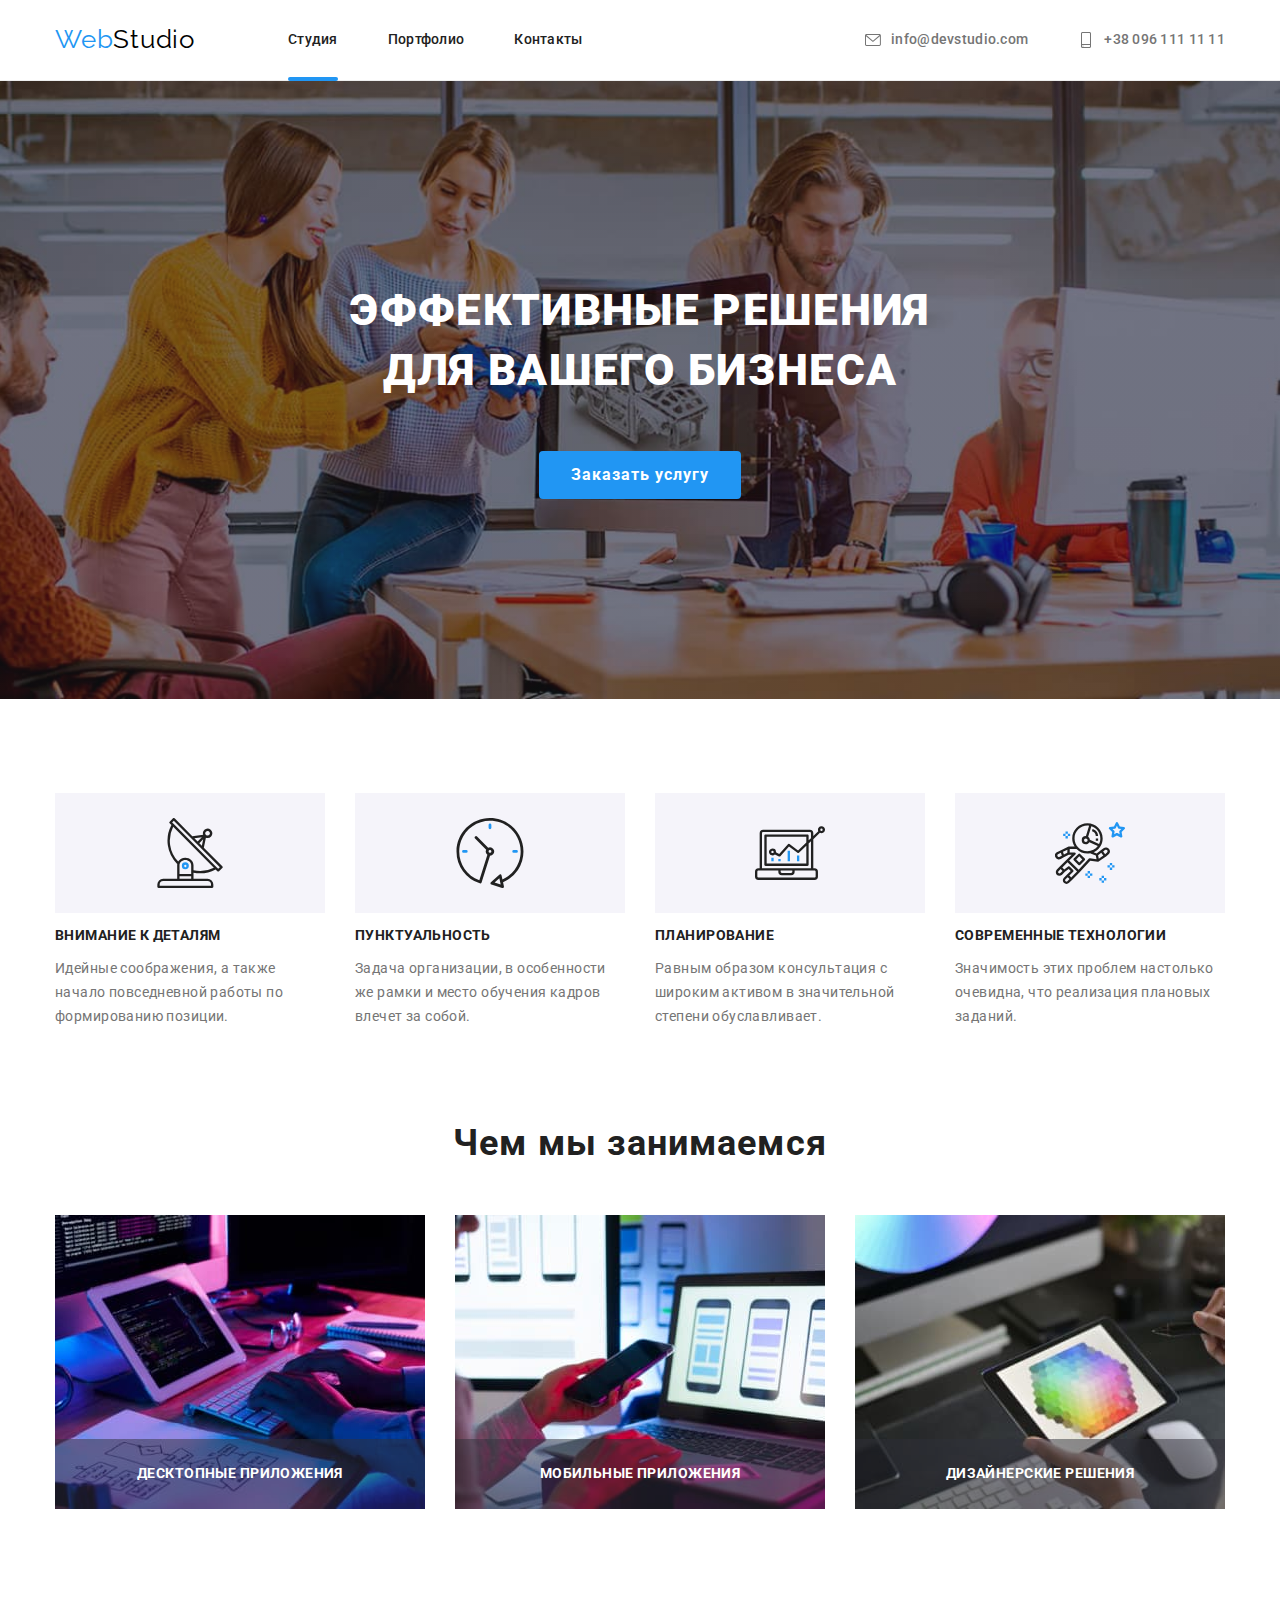
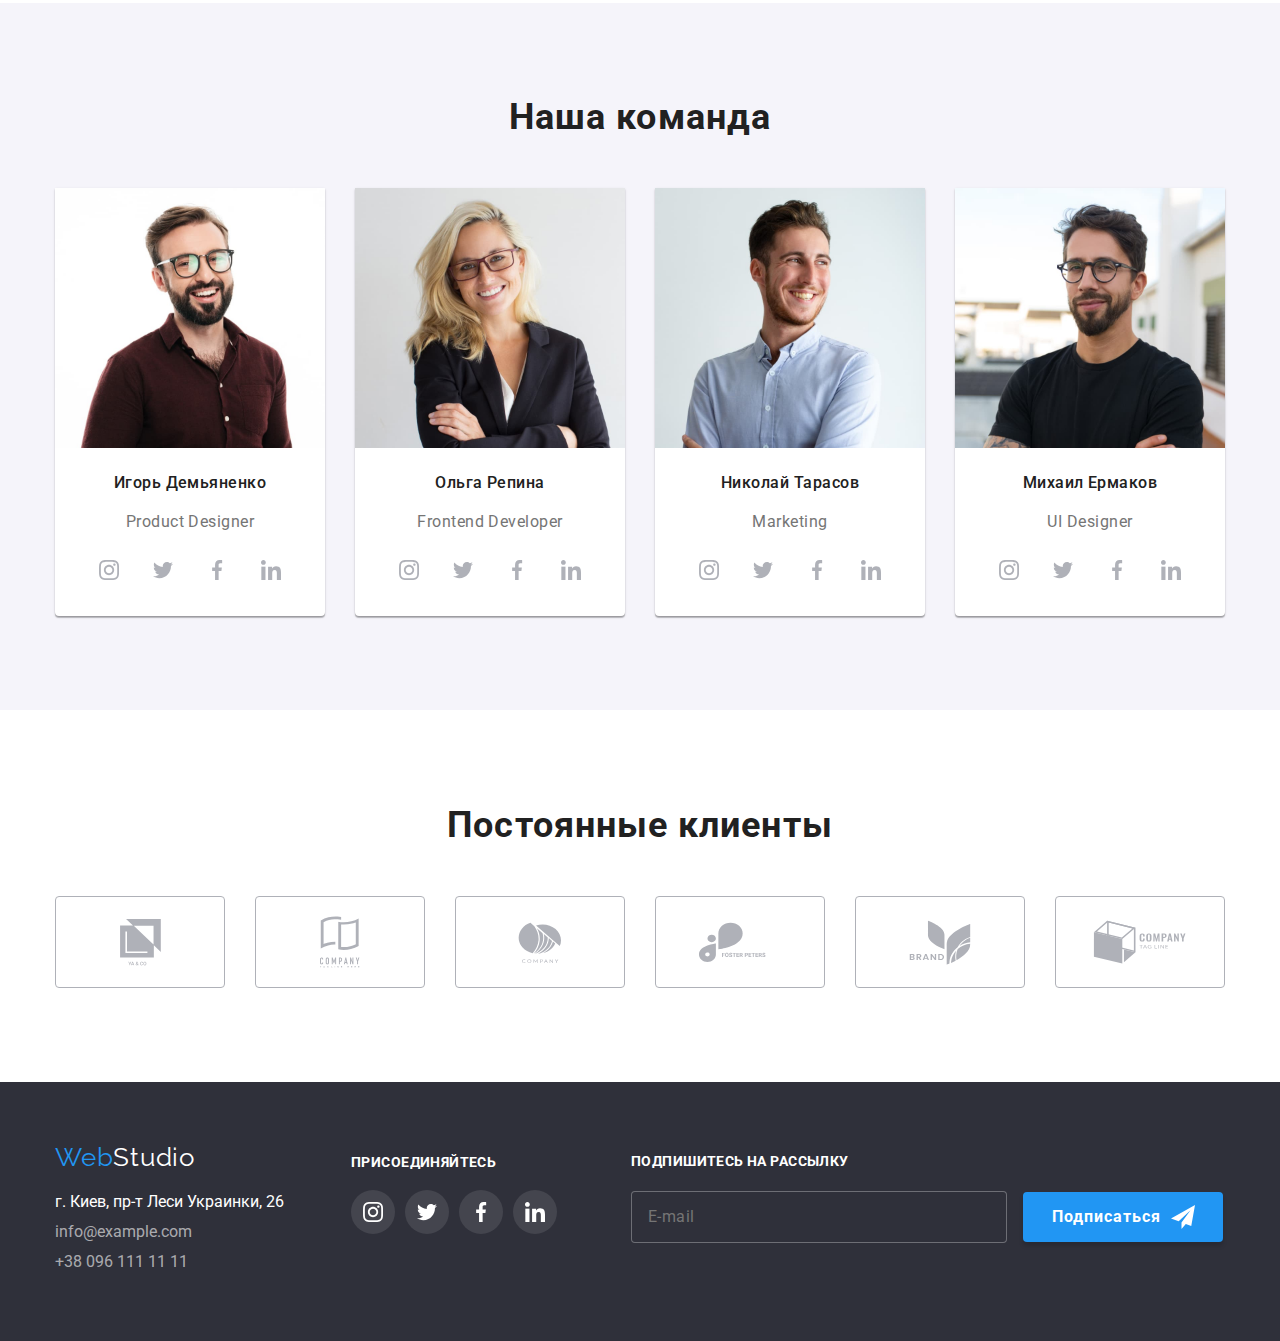
<file: index.html>
<!DOCTYPE html>
<html lang="ru">
<head>
    <meta charset="UTF-8">
    <meta http-equiv="X-UA-Compatible" content="IE=edge">
    <meta name="viewport" content="width=device-width, initial-scale=1.0">
    <title>Document</title>
    <link rel="preconnect" href="https://fonts.googleapis.com">
    <link rel="preconnect" href="https://fonts.gstatic.com" crossorigin>
    <link href="https://fonts.googleapis.com/css2?family=Raleway:wght@700&family=Roboto:wght@400;500;700;900&display=swap" rel="stylesheet">
    <link rel="stylesheet" type="text/css" href="./css/normalize.css" />
    <link rel="stylesheet" href="./css/styles.css">
</head>

<body class="page">
    
    <!-- Хедер -->
    <header class="page-header">
        <div  class="container">
            <nav class="navigation">
                <a href="./index.html" class="logo"><span class="logo-two">Web</span>Studio</a>
                <ul class="site-nav list">
                    <li class="item"><a href="./index.html" class="link current">Студия</a></li>
                    <li class="item"><a href="./portfolio.html" class="link">Портфолио</a></li>
                    <li class="item"><a href="" class="link">Контакты</a></li>
                </ul>
            </nav>  
            <ul class="auth-nav list">
                <li><a class="mail" href="mailto:info@devstudio.com">
                    <svg class="contact-icon">
                        <use href="./images/sprite.svg#icon-envelope"></use>
                    </svg>
                    info@devstudio.com
                    </a>
                </li>
                <li><a class="tel" href="tel:+380961111111">
                    <svg class="contact-icon">
                        <use href="./images/sprite.svg#icon-smartphone"></use>
                    </svg>
                    +38 096 111 11 11
                    </a>
                </li>
            </ul>
        </div>
    </header>

    <main>

    <!-- Герой -->
        <section class="hero">
            <h1 class="title">Эффективные решения</br>
                 для вашего бизнеса</h1>
            <button type="button" class="button-order" data-modal-open>Заказать услугу</button>
        </section>
    
    <!-- Внимание к деталям и тд -->
        <section class="work">
            <div class="container">
                <ul class="work-card list">
                    <li>
                        <h3 class="title-work">Внимание к деталям</h3>
                        <p class="par">
                            Идейные соображения, а также начало повседневной работы по формированию позиции.
                        </p>
                    </li>
                    <li>
                        <h3 class="title-work">Пунктуальность</h3>
                        <p class="par">
                            Задача организации, в особенности же рамки и место обучения кадров влечет за собой.
                        </p>   
                    </li>
                    <li>
                        <h3 class="title-work">Планирование</h3>
                        <p class="par">
                            Равным образом консультация с широким активом в значительной степени обуславливает.
                        </p>    
                    </li>
                    <li>
                        <h3 class="title-work">Современные технологии</h3>
                        <p class="par">
                            Значимость этих проблем настолько очевидна, что реализация плановых заданий.
                        </p>    
                    </li>
                </ul>
            </div>
        </section>
    
    <!-- Чем мы занимаемся -->
        <section class="our-work">
            <div class="container">
                <h2 class="title">Чем мы занимаемся</h2>
                <ul class="img-work list">
                    <li class="img-card">
                            <div class="work-image-card">
                                <img src="./images/computer.jpg" alt="человек использует компьютер" width="370">
                                <div class="work-title-card">Десктопные приложения</div>
                            </div>
                    </li>
                    <li class="img-card">
                        <div class="work-image-card">
                            <img src="./images/telefone.jpg" alt="человек держит телефон" width="370">
                            <div class="work-title-card">Мобильные приложения</div>
                        </div>
                    </li>
                    <li class="img-card">
                        <div class="work-image-card">
                            <img src="./images/tablet.jpg" alt="человек держит планшет" width="370">
                            <div class="work-title-card">Дизайнерские решения</div>
                        </div>
                    </li>
                </ul>
            </div>
        </section>

    <!-- Команда -->
        <section class="team">
            <div class="container">
                <h2 class="title">Наша команда</h2>
                <ul class="our-team list">
                    <li class="our-team-card">
                        <img src="./images/1.jpg" alt="Игорь Демьяненко" width="270">
                        <h3 class="title-cardd">Игорь Демьяненко</h3>
                        <p class="par-card">Product Designer</p>
                        <ul class="team-social list">
                            <li class="team-link">
                                <a href="" class="link-link">
                                    <svg class="link-icon" width="20px" height="20px">
                                        <use href="./images/sprite.svg#icon-instagram"></use>
                                    </svg>
                                </a>
                            </li>
                            <li class="team-link">
                                <a href="" class="link-link">
                                    <svg class="link-icon" width="20px" height="20px">
                                        <use href="./images/sprite.svg#icon-twitter"></use>
                                    </svg>
                                </a>
                            </li>
                            <li class="team-link">
                                <a href="" class="link-link">
                                    <svg class="link-icon" width="20px" height="20px">
                                        <use href="./images/sprite.svg#icon-facebook"></use>
                                    </svg>
                                </a>
                            </li>
                            <li class="team-link">
                                <a href="" class="link-link">
                                    <svg class="link-icon" width="20px" height="20px">
                                        <use href="./images/sprite.svg#icon-linkedin"></use>
                                    </svg>
                                </a>
                            </li>
                        </ul>
                    </li >
                    <li class="our-team-card">
                        <img src="./images/2.jpg" alt="Ольга Репина" width="270">
                        <h3 class="title-cardd">Ольга Репина</h3>
                        <p class="par-card">Frontend Developer</p>
                        <ul class="team-social list">
                            <li class="team-link">
                                <a href="" class="link-link">
                                    <svg class="link-icon" width="20px" height="20px">
                                        <use href="./images/sprite.svg#icon-instagram"></use>
                                    </svg>
                                </a>
                            </li>
                            <li class="team-link">
                                <a href="" class="link-link">
                                    <svg class="link-icon" width="20px" height="20px">
                                        <use href="./images/sprite.svg#icon-twitter"></use>
                                    </svg>
                                </a>
                            </li>
                            <li class="team-link">
                                <a href="" class="link-link">
                                    <svg class="link-icon" width="20px" height="20px">
                                        <use href="./images/sprite.svg#icon-facebook"></use>
                                    </svg>
                                </a>
                            </li>
                            <li class="team-link">
                                <a href="" class="link-link">
                                    <svg class="link-icon" width="20px" height="20px">
                                        <use href="./images/sprite.svg#icon-linkedin"></use>
                                    </svg>
                                </a>
                            </li>
                        </ul>
                    </li>
                    <li class="our-team-card">
                        <img src="./images/3.jpg" alt="Николай Тарасов" width="270">
                        <h3 class="title-cardd">Николай Тарасов</h3>
                        <p class="par-card">Marketing</p>
                        <ul class="team-social list">
                            <li class="team-link">
                                <a href="" class="link-link">
                                    <svg class="link-icon" width="20px" height="20px">
                                        <use href="./images/sprite.svg#icon-instagram"></use>
                                    </svg>
                                </a>
                            </li>
                            <li class="team-link">
                                <a href="" class="link-link">
                                    <svg class="link-icon" width="20px" height="20px">
                                        <use href="./images/sprite.svg#icon-twitter"></use>
                                    </svg>
                                </a>
                            </li>
                            <li class="team-link">
                                <a href="" class="link-link">
                                    <svg class="link-icon" width="20px" height="20px">
                                        <use href="./images/sprite.svg#icon-facebook"></use>
                                    </svg>
                                </a>
                            </li>
                            <li class="team-link">
                                <a href="" class="link-link">
                                    <svg class="link-icon" width="20px" height="20px">
                                        <use href="./images/sprite.svg#icon-linkedin"></use>
                                    </svg>
                                </a>
                            </li>
                        </ul>
                    </li>
                    <li class="our-team-card">
                        <img src="./images/4.jpg" alt="Михаил Ермаков" width="270">
                        <h3 class="title-cardd">Михаил Ермаков</h3>
                        <p class="par-card">UI Designer</p>
                        <ul class="team-social list">
                            <li class="team-link">
                                <a href="" class="link-link">
                                    <svg class="link-icon" width="20px" height="20px">
                                        <use href="./images/sprite.svg#icon-instagram"></use>
                                    </svg>
                                </a>
                            </li>
                            <li class="team-link">
                                <a href="" class="link-link">
                                    <svg class="link-icon" width="20px" height="20px">
                                        <use href="./images/sprite.svg#icon-twitter"></use>
                                    </svg>
                                </a>
                            </li>
                            <li class="team-link">
                                <a href="" class="link-link">
                                    <svg class="link-icon" width="20px" height="20px">
                                        <use href="./images/sprite.svg#icon-facebook"></use>
                                    </svg>
                                </a>
                            </li>
                            <li class="team-link">
                                <a href="" class="link-link">
                                    <svg class="link-icon" width="20px" height="20px">
                                        <use href="./images/sprite.svg#icon-linkedin"></use>
                                    </svg>
                                </a>
                            </li>
                        </ul>
                    </li>
                </ul>
            </div>
        </section>
    
    <!-- Постоянные клиенты -->
        <section class="client-section">
           <div class="container">
               <h2 class="client-title">Постоянные клиенты</h2>
                <ul class="client list">
                    <li class="client-link">
                        <a href="" class="social-link">
                            <svg class="social-icon" width="41px" height="46.7px">
                                <use href="./images/sprite.svg#icon-client1"></use>
                            </svg>
                        </a>
                    </li>
                    <li class="client-link">
                        <a href="" class="social-link">
                            <svg class="social-icon" width="40px" height="52px">
                                <use href="./images/sprite.svg#icon-client2"></use>
                            </svg>
                        </a>
                    </li>
                    <li class="client-link">
                        <a href="" class="social-link">
                            <svg class="social-icon" width="43.46px" height="41.18px">
                                <use href="./images/sprite.svg#icon-client3"></use>
                            </svg>
                        </a>
                    </li>
                    <li class="client-link">
                        <a href="" class="social-link">
                            <svg class="social-icon" width="84.44px" height="40.62px">
                                <use href="./images/sprite.svg#icon-client4"></use>
                            </svg>
                        </a>
                    </li>
                    <li class="client-link">
                        <a href="" class="social-link">
                            <svg class="social-icon" width="62.54px" height="45.43px">
                                <use href="./images/sprite.svg#icon-client5"></use>
                            </svg>
                        </a>
                    </li>
                    <li class="client-link">
                        <a href="" class="social-link">
                            <svg class="social-icon" width="93.79px" height="43.93px">
                                <use href="./images/sprite.svg#icon-client6"></use>
                            </svg>
                        </a>
                    </li>
                </ul>
           </div>
        </section>
    </main>

    <footer class="footer">   
        <div class="container">
                <div class="footer-flex">
                    <a href="./index.html" class="logo-footerr"><span class="logo-twofooter">Web</span>Studio</a>
                    <address>  
                        <ul class="list footer-nav">
                            <li class="map-par"> г. Киев, пр-т Леси Украинки, 26</li>
                            <li><a class="footer-par list" href="mailto:info@devstudio.com">info@example.com</a></li>
                            <li><a class="footer-par list" href="tel:+380961111111">+38 096 111 11 11</a></li>
                        </ul> 
                    </address>
                </div>
                <div class="footer-link">
                    <h3 class="footer-title-icon">Присоединяйтесь</h3>
                    <ul class="team-social list">
                        <li class="team-link">
                            <a href="" class="link-link-footer">
                                <svg class="link-icon-footer" width="20px" height="20px">
                                    <use href="./images/sprite.svg#icon-instagram"></use>
                                </svg>
                            </a>
                        </li>
                        <li class="team-link">
                            <a href="" class="link-link-footer">
                                <svg class="link-icon-footer" width="20px" height="20px">
                                    <use href="./images/sprite.svg#icon-twitter"></use>
                                </svg>
                            </a>
                        </li>
                        <li class="team-link">
                            <a href="" class="link-link-footer">
                                <svg class="link-icon-footer" width="20px" height="20px">
                                    <use href="./images/sprite.svg#icon-facebook"></use>
                                </svg>
                            </a>
                        </li>
                        <li class="team-link">
                            <a href="" class="link-link-footer">
                                <svg class="link-icon-footer" width="20px" height="20px">
                                    <use href="./images/sprite.svg#icon-linkedin"></use>
                                </svg>
                            </a>
                        </li>
                    </ul>
                </div>

                <div class="footer-sub">
                    <form class="subscribe">
                        <div class="sub-form">
                            <label class="form-label" for="sub">Подпишитесь на рассылку</label>
                            <input class="sub-input" type="text" name="sub" id="sub" placeholder="E-mail">
                            <button class="sub-btn"><svg class="svg-send"><use href="./images/sprite.svg#icon-send"></use></svg>Подписаться</button>
                        </div>
                    </form>
                </div>
        </div>     
    </footer>

    <div class="backdrop is-hidden" data-modal>
        <div class="modal">
            <button class="modal-btn" data-modal-close><svg class="close-btm" width="11px" height="11px"><use href="./images/sprite.svg#icon-Vector1"></use></svg></button>

            <h2 class="modal-title">Оставьте свои данные, мы вам перезвоним</h2>

            <form class="js-speaker-form">
                <div class="form-field">
                    <label for="name">Имя</label>
                    <input class="form-input" type="text" name="name" id="name">
                    <svg class="svg-modal"><use href="./images/sprite.svg#icon-name"></use></svg>
                </div>

                <div class="form-field">
                    <label for="tel">Телефон</label>
                    <input class="form-input" type="text" name="tel" id="tel">
                    <svg class="svg-modal"><use href="./images/sprite.svg#icon-tel"></use></svg>
                </div>

                <div class="form-field">
                    <label for="email">Почта</label>
                    <input class="form-input" type="text" name="email" id="email">
                    <svg class="svg-modal"><use href="./images/sprite.svg#icon-mail"></use></svg>
                </div>

                <div class="form-comment">
                    <label for="comment">Коментарий</label>
                    <textarea name="comment" id="comment" placeholder="Введите текст"></textarea>
                </div>

                <div class="politic">
                    <input type="checkbox" id="politic" class="politic visually-hidden">
                    <label for="politic" class="chek-text">
                        <span>
                            <svg class="link-icon-footer" width="16px" height="15px">
                                <use href="./images/sprite.svg#icon-check"></use>
                            </svg>
                        </span>Соглашаюсь с рассылкой и принимаю <a href="" class="rules-politic">Условия договора</a></label>
                </div>

                <button type="submit" class="send-btn">Отправить</button>
            </form>
        </div>
    </div>

    <script src="./js/modal.js"></script>
</body>
</html>
</file>
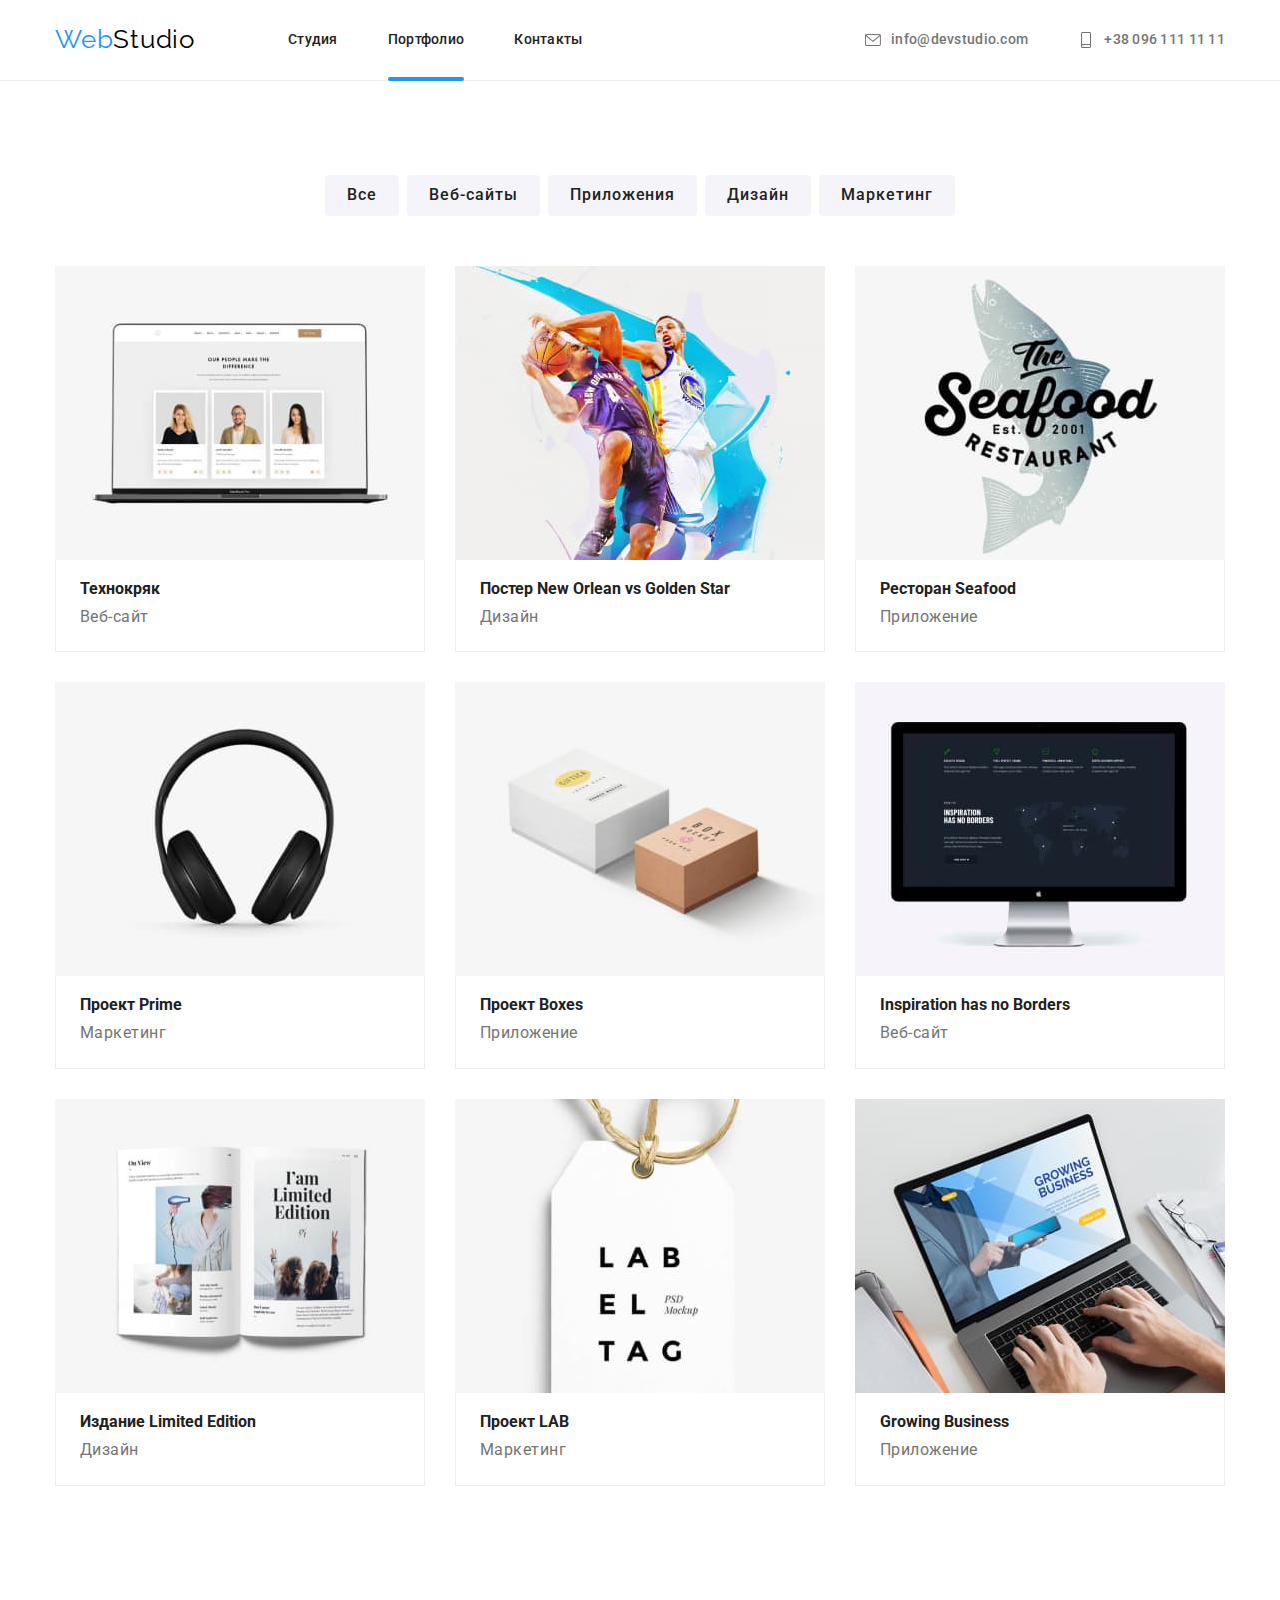
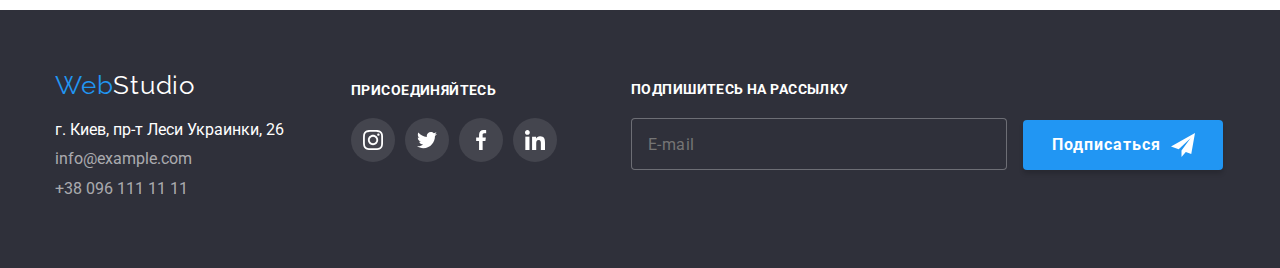
<file: portfolio.html>
<!DOCTYPE html>
<html lang="ru">
<head>
    <meta charset="UTF-8">
    <meta http-equiv="X-UA-Compatible" content="IE=edge">
    <meta name="viewport" content="width=device-width, initial-scale=1.0">
    <title>Document</title>
    <link rel="preconnect" href="https://fonts.googleapis.com">
    <link rel="preconnect" href="https://fonts.gstatic.com" crossorigin>
    <link href="https://fonts.googleapis.com/css2?family=Raleway:wght@700&family=Roboto:wght@400;500;700;900&display=swap" rel="stylesheet">
    <link rel="stylesheet" type="text/css" href="./css/normalize.css" />
    <link rel="stylesheet" href="./css/styles.css">
</head>

<body class="page">
    <header class="page-header">
        <div  class="container">
            <nav class="navigation">
                <a href="./index.html" class="logo"><span class="logo-two">Web</span>Studio</a>
                <ul class="site-nav list">
                    <li class="item"><a href="./index.html" class="link">Студия</a></li>
                    <li class="item"><a href="./portfolio.html" class="current link">Портфолио</a></li>
                    <li class="item"><a href="" class="link">Контакты</a></li>
                </ul>
            </nav>  
            <ul class="auth-nav list">
                <li><a class="mail" href="mailto:info@devstudio.com">
                    <svg class="contact-icon">
                        <use href="./images/sprite.svg#icon-envelope"></use>
                    </svg>
                    info@devstudio.com
                    </a>
                </li>
                <li><a class="tel" href="tel:+380961111111">
                    <svg class="contact-icon">
                        <use href="./images/sprite.svg#icon-smartphone"></use>
                    </svg>
                    +38 096 111 11 11
                    </a>
                </li>
            </ul>
        </div>
    </header>

    <main>
        <section class="portfolio">
            <!-- Фильтр -->
            <div class="container">
                <ul class="button-filter">
                    <li class="list">
                        <button type="button">Все</button>
                    </li>
                    <li class="list">
                        <button type="button">Веб-сайты</button>
                    </li>
                    <li class="list">
                        <button type="button">Приложения</button>
                    </li>
                    <li class="list">
                        <button type="button">Дизайн</button>
                    </li>
                    <li class="list">
                        <button type="button">Маркетинг</button>
                    </li>
                </ul>  

            <!-- 9 ссылок на проекты -->       

                <ul class="xrp list">
                    <li class="card-element ">
                        <div class="product">
                            <a href="" class="list">
                                <div class="product-ection">
                                    <img class="image-card" src="./images/img11.jpg" alt="веб сайт на ноутбуке" width="370">  
                                    <p class="text-product">Технокряк это современная площадка распространения коронавируса. Компании используют эту платформу для цифрового шпионажа и атак на защищённые сервера конкурентов.</p>   
                                </div>
                                <div class="card">
                                    <h2 class="title-card">Технокряк</h2>    
                                    <p class="p-card">Веб-сайт</p>  
                                </div>
                            </a>
                        </div>
                    </li>
                    <li class="card-element list">
                        <div class="product">
                            <a href="" class="list">
                                <div class="product-ection">
                                    <img class="image-card" src="./images/img22.jpg" alt="веб сайт на ноутбуке" width="370">  
                                    <div class="class">
                                        <p class="text-product">Технокряк это современная площадка распространения коронавируса. Компании используют эту платформу для цифрового шпионажа и атак на защищённые сервера конкурентов.</p>   
                                    </div>
                                </div>
                                <div class="card">
                                    <h2 class="title-card">Постер New Orlean vs Golden Star</h2>    
                                    <p class="p-card">Дизайн</p>  
                                </div>
                            </a>
                        </div>
                    </li>
                    <li class="card-element list">
                        <div class="product">
                            <a href="" class="list">
                                <div class="product-ection">
                                    <img class="image-card" src="./images/img33.jpg" alt="веб сайт на ноутбуке" width="370">  
                                    <div class="class">
                                        <p class="text-product">Технокряк это современная площадка распространения коронавируса. Компании используют эту платформу для цифрового шпионажа и атак на защищённые сервера конкурентов.</p>   
                                    </div>
                                </div>
                                <div class="card">
                                    <h2 class="title-card">Ресторан Seafood</h2>    
                                    <p class="p-card">Приложение</p>  
                                </div>
                            </a>
                        </div> 
                    </li>
                    <li class="card-element list">
                        <div class="product">
                            <a href="" class="list">
                                <div class="product-ection">
                                    <img class="image-card" src="./images/img44.jpg" alt="веб сайт на ноутбуке" width="370">  
                                    <div class="class">
                                        <p class="text-product">Технокряк это современная площадка распространения коронавируса. Компании используют эту платформу для цифрового шпионажа и атак на защищённые сервера конкурентов.</p>   
                                    </div>
                                </div>
                                <div class="card">
                                    <h2 class="title-card">Проект Prime</h2>    
                                    <p class="p-card">Маркетинг</p>  
                                </div>
                            </a>
                        </div> 
                    </li>
                    <li class="card-element list">
                        <div class="product">
                            <a href="" class="list">
                                <div class="product-ection">
                                    <img class="image-card" src="./images/img55.jpg" alt="веб сайт на ноутбуке" width="370">  
                                    <div class="class">
                                        <p class="text-product">Технокряк это современная площадка распространения коронавируса. Компании используют эту платформу для цифрового шпионажа и атак на защищённые сервера конкурентов.</p>   
                                    </div>
                                </div>
                                <div class="card">
                                    <h2 class="title-card">Проект Boxes</h2>    
                                    <p class="p-card">Приложение</p>  
                                </div>
                            </a>
                        </div>
                    </li>
                    <li class="card-element list">
                        <div class="product">
                            <a href="" class="list">
                                <div class="product-ection">
                                    <img class="image-card" src="./images/img66.jpg" alt="веб сайт на ноутбуке" width="370">  
                                    <div class="class">
                                        <p class="text-product">Технокряк это современная площадка распространения коронавируса. Компании используют эту платформу для цифрового шпионажа и атак на защищённые сервера конкурентов.</p>   
                                    </div>
                                </div>
                                <div class="card">
                                    <h2 class="title-card">Inspiration has no Borders</h2>    
                                    <p class="p-card">Веб-сайт</p>  
                                </div>
                            </a>
                        </div> 
                    </li>
                    <li class="card-element list">
                        <div class="product">
                            <a href="" class="list">
                                <div class="product-ection">
                                    <img class="image-card" src="./images/img77.jpg" alt="веб сайт на ноутбуке" width="370">  
                                    <div class="class">
                                        <p class="text-product">Технокряк это современная площадка распространения коронавируса. Компании используют эту платформу для цифрового шпионажа и атак на защищённые сервера конкурентов.</p>   
                                    </div>
                                </div>
                                <div class="card">
                                    <h2 class="title-card">Издание Limited Edition</h2>    
                                    <p class="p-card">Дизайн</p>  
                                </div>
                            </a>
                        </div>
                    </li>
                    <li class="card-element list">
                        <div class="product">
                            <a href="" class="list">
                                <div class="product-ection">
                                    <img class="image-card" src="./images/img88.jpg" alt="веб сайт на ноутбуке" width="370">  
                                    <div class="class">
                                        <p class="text-product">Технокряк это современная площадка распространения коронавируса. Компании используют эту платформу для цифрового шпионажа и атак на защищённые сервера конкурентов.</p>   
                                    </div>
                                </div>
                                <div class="card">
                                    <h2 class="title-card">Проект LAB</h2>    
                                    <p class="p-card">Маркетинг</p>  
                                </div>
                            </a>
                        </div>
                    </li>
                    <li class="card-element list">
                        <div class="product">
                            <a href="" class="list">
                                <div class="product-ection">
                                    <img class="image-card" src="./images/img99.jpg" alt="веб сайт на ноутбуке" width="370">  
                                    <div class="class">
                                        <p class="text-product">Технокряк это современная площадка распространения коронавируса. Компании используют эту платформу для цифрового шпионажа и атак на защищённые сервера конкурентов.</p>   
                                    </div>
                                </div>
                                <div class="card">
                                    <h2 class="title-card">Growing Business</h2>    
                                    <p class="p-card">Приложение</p>  
                                </div>
                            </a>
                        </div>
                    </li>
                </ul>
            </div>
        </section>
    </main>

    <footer class="footer">   
        <div class="container">
                <div class="footer-flex">
                    <a href="./index.html" class="logo-footerr"><span class="logo-twofooter">Web</span>Studio</a>
                    <address>  
                        <ul class="list footer-nav">
                            <li class="map-par"> г. Киев, пр-т Леси Украинки, 26</li>
                            <li><a class="footer-par list" href="mailto:info@devstudio.com">info@example.com</a></li>
                            <li><a class="footer-par list" href="tel:+380961111111">+38 096 111 11 11</a></li>
                        </ul> 
                    </address>
                </div>
                <div class="footer-link">
                    <h3 class="footer-title-icon">Присоединяйтесь</h3>
                    <ul class="team-social list">
                        <li class="team-link">
                            <a href="" class="link-link-footer">
                                <svg class="link-icon-footer" width="20px" height="20px">
                                    <use href="./images/sprite.svg#icon-instagram"></use>
                                </svg>
                            </a>
                        </li>
                        <li class="team-link">
                            <a href="" class="link-link-footer">
                                <svg class="link-icon-footer" width="20px" height="20px">
                                    <use href="./images/sprite.svg#icon-twitter"></use>
                                </svg>
                            </a>
                        </li>
                        <li class="team-link">
                            <a href="" class="link-link-footer">
                                <svg class="link-icon-footer" width="20px" height="20px">
                                    <use href="./images/sprite.svg#icon-facebook"></use>
                                </svg>
                            </a>
                        </li>
                        <li class="team-link">
                            <a href="" class="link-link-footer">
                                <svg class="link-icon-footer" width="20px" height="20px">
                                    <use href="./images/sprite.svg#icon-linkedin"></use>
                                </svg>
                            </a>
                        </li>
                    </ul>
                </div>

                <div class="footer-sub">
                    <form class="subscribe">
                        <div class="sub-form">
                            <label class="form-label" for="sub">Подпишитесь на рассылку</label>
                            <input class="sub-input" type="text" name="sub" id="sub" placeholder="E-mail">
                            <button class="sub-btn"><svg class="svg-send"><use href="./images/sprite.svg#icon-send"></use></svg>Подписаться</button>
                        </div>
                    </form>
                </div>
        </div>     
    </footer>
</body>
</html>
</file>
<file: css/styles.css>
:root {
    --primary-text-color: #757575;
    --title-text-color: #212121;
    --primary-white-color: #FFFFFF;
    --accent-color: #2196F3;
    --bgc-button-color: #F5F4FA;
}

.list {
    list-style: none;
    text-decoration: none;
    margin: 0;
    padding: 0; 
}

.visually-hidden {
    position: absolute;
    width: 1px;
    height: 1px;
    margin: -1px;
    padding: 0;
    overflow: hidden;
    border: 0;
    clip: rect(0 0 0 0);
}

.container {
    display: flex;
    margin-left: auto;
    margin-right: auto;
    width: 1200px;
    padding-left: 15px;
    padding-right: 15px;
    flex-wrap: wrap;
    box-sizing: border-box;
}

.page-header {
    border-style: solid;
    border-left: 0;
    border-right: 0;
    border-top: 0;
    border-width: 1px;
    border-color: #EEEEEE;
}

.portfolio {
    padding-top: 94px;
    padding-bottom: 94px;
}

.container-work {
    display: flex;
    width: 1200px;
    align-items: center;
    margin: auto;
    padding: auto;

    justify-content: space-around;
}

.container-work .title {
    margin-bottom: 50px;
}

.conteiner-card {
    width: 1200px;
    margin-left: auto;
    margin-right: auto;
    padding-left: 15px;    
    padding-right: 15px; 
    padding-top: 94px;
    padding-bottom: 94px;
}

.xrp {
    display: flex;
    width: 1200px;
    flex-wrap: wrap;
    margin-left: auto;
    margin-right: auto;
    padding-left: auto;    
    padding-right: auto; 
    justify-content: center;
}



.card-element {
    width: 370px;
    margin-right: 30px;
    margin-bottom: 30px;
}

.card-element:nth-child(3n){
    margin-right: 0;
}

.card-element:hover,
.card-element:focus {
    box-shadow: 0px 1px 1px rgba(0, 0, 0, 0.12), 0px 4px 4px rgba(0, 0, 0, 0.06), 1px 4px 6px rgba(0, 0, 0, 0.16);
}

.project .site-card {
    width: 380px;
    background-color: darkgoldenrod;
    margin: 0;
    padding: 0;
}
.project .site-card {
    margin: 0;
    padding: 0;
}

.logo {

    font-family: raleway, sans-serif;
    text-decoration: none;
    font-size: 26px;
    line-height: 1.2;
    letter-spacing: 0.03em;
    color: #000000;
    margin-right: 93px;
}

.navigation a {
    display: flex;
    align-items: center;
}

.logo .logo-two {
    color: var(--accent-color);
}

.logo-footer {
    display: inline-block;
    font-family: raleway, sans-serif;
    text-decoration: none;
    font-size: 26px;
    line-height: 1.2;
    letter-spacing: 0.03em;
    color: #000000;
    margin-bottom: 20px;
}

.logo-footerr {
    display: flex;
    font-family: raleway, sans-serif;
    text-decoration: none;
    font-size: 26px;
    line-height: 1.2;
    letter-spacing: 0.03em;
    color: var(--primary-white-color);
    margin-bottom: 20px;
    margin-right: 156px; 
}

.logo-twofooter {
    color: var(--accent-color)
}

.page {
    font-family: roboto, sans-serif;
    background-color: var(--primary-white-color);
    color: var(--primary-text-color);
    margin: 0;
    padding: 0;
}

.navigation {
    display: flex;
}

.site-nav {
    display: flex;
    margin: 0;
    padding: 0;    
}

.site-nav .link {
    display: block;
    color: var(--title-text-color);
    text-decoration: none;
    font-weight: 500;
    font-size: 14px;
    line-height: 1.14;
    letter-spacing: 0.02em;
    padding-top: 32px; 
    padding-bottom: 32px;
}

.site-nav .item {
    margin-right: 50px;
    position: relative;
}

.site-nav .item:last-child {
    margin-right: 0;    
}

.site-nav .link:hover,
.site-nav .link:focus {
    color: var(--accent-color);
    transition: 250ms;
}

.current::after {
    content: "";
    position: absolute;
    width: 100%;
    height: 4px;
    border-radius: 2px;
    background-color: var(--accent-color);
    display: block;
    bottom: -1px;
}

.auth-nav {
    display: flex;
    margin: 0;
    padding: 0;
    margin-left: auto;
    align-items: center;
    justify-content: center;
}

.auth-nav li{
    margin-left: 50px;
}

.auth-nav li:first-child {
    margin: 0;
}

.auth-nav .mail, 
.auth-nav .tel {
    display: flex;
    color: var(--primary-text-color);
    text-decoration: none;
    font-weight: 500;
    font-size: 14px;
    line-height: 1.14;
    letter-spacing: 0.02em;
}

.auth-nav .mail:hover,
.auth-nav .tel:hover,
.auth-nav .mail:focus,
.auth-nav .tel:focus {
    color:var(--accent-color);
    transition: 250ms;
}

.contact-icon {
    display: inline-flex;
    margin-right: 10px;
    width: 16px;    
    height: 16px;
    fill: var(--primary-text-color);
    align-items: center;
    justify-content: center;
}

.mail:hover .contact-icon,
.mail:focus .contact-icon,
.tel:hover .contact-icon,
.tel:hover .contact-icon {
    fill: var(--accent-color);
}

.list .accent-color {
    color: var(--primary-text-color);
}

.filter-card {
    margin-bottom: 34px;
}

.filter-card .button-filter {
    display: flex;
    width: 1200px;
    margin: auto;
    padding: auto;
    justify-content: center;
}

.button-filter {
    display: flex;
    width: 1200px;
    margin-left: auto;
    margin-right: auto;
    justify-content: center;
    padding: 0;
    margin-top: 0;
    margin-bottom: 50px;
}

.button-filter li {
    margin-left: 8px;
}

.button-filter li:first-child {
    margin: 0;
}

.hero {
    text-align: center; 
    padding-top: 200px;
    padding-bottom: 200px; 
    background-image:  linear-gradient(to left, #2F303A40, #2F303A40), url(../images/hero.jpg);
    position: relative;
    background-repeat: no-repeat;
    background-position: center;
    background-size: cover;
}

.hero .title {
    color: var(--primary-white-color);
    font-weight: 900;
    font-size: 44px;
    line-height: 1.36;
    text-transform: uppercase;
    text-align: center;
    margin-left: auto;
    margin-right: auto;
} 

.work .title {
    color: var(--title-text-color);
    font-size: 14px;
    line-height: 1.14;
    text-transform: uppercase;
}

.work {
    padding-top: 94px;
}

.work-image-card img {
    display: block;
}

.work-image-card {
    position: relative;
}

.work-title-card {
    display: flex;
    position: absolute;
    bottom: 0;
    left: 0;
    justify-content: center;
    align-items: center;
    color: #FFFFFF;
    font-weight: bold;
    font-size: 14px;
    line-height: 1.14;
    text-align: center;
    letter-spacing: 0.03em;
    text-transform: uppercase;
    width: 370px;
    height: 70px;
    background-color: #2F303A80;
}

.text-product {
    display: flex;
    position: absolute;
    top: 0;
    left: 0;
    transform: translateY(170%);
    transition: transform 250ms linear;

    width: 322px;
    height: 168px;
    margin-left: 24px;
    margin-top: 63px;
    align-items: center;
    justify-content: center;
    font-style: normal;
    font-weight: normal;
    font-size: 18px;
    line-height: 28px;
    letter-spacing: 0.03em;
    color: #FFFFFF;
}

.product:hover .text-product {
    opacity: 1;
}

.product-ection {
    position: relative;
    overflow: hidden;
}

.product-ection::before {
    display: inline-block;
    content: "";
    width: 100%;
    height: 100%;
    background: rgba(33, 150, 243, 0.9);
    position: absolute;
    top: 0;
    left: 0;
    transform: translateY(100%);
    transition: transform 250ms linear;
}

.product:hover .product-ection::before,
.product:focus .product-ection::before {
    transform: translateY(0);
}

.product:hover .text-product,
.product:focus .text-product {
    transform: translateY(0);
}

.container-features {
    padding-top: 94px;
    padding-bottom: 94px;
    padding-right: 15px;
    padding-left: 15px;
}

.work-card {
    display: flex;
    margin-left: auto;
    margin-right: auto;
    width: 1200px;
}

.work-card li {
    width: 270px;
    margin-left: 30px;
}

.work-card li:first-child {
    margin-left: 0;
}

.work-card li::before {
    content: "";
    display: block;
    background-color: #F5F4FA;
    height: 120px;
    background-repeat: no-repeat;
    background-position: center;
}

.work-card li:nth-child(1)::before {
    background-image: url(../images/Group1.svg);
}

.work-card li:nth-child(2)::before {
    background-image: url(../images/clock\ 1.svg);
}

.work-card li:nth-child(3)::before {
    background-image: url(../images/diagram\ 1.svg);
}

.work-card li:nth-child(4)::before {
    background-image: url(../images/astronaut\ 1.svg);
}

.container .img-work {
    display: flex;
    align-items: center;
    
}

.img-work .img-card {
    justify-content: center;
    margin-left: 30px;

}

.img-work .img-card:first-child {
    margin-left: 0;
}

.image-card {
    display: block;
}

.team .title {
    color: var(--title-text-color);
    font-size: 36px;
    line-height: 1.16;
    margin-bottom: 50px;
}

.team {
    padding-top: 94px;
    padding-bottom: 94px;
    background-color: #F5F4FA;
}

.our-team {
    display: flex;
    width: 1200px;
    margin: auto;
    padding: auto;
    justify-content:space-between;
}

.our-team .our-team-card {
    height: 428px;
    width: 270px;
    background-color: #fff;
    box-shadow: 0px 1px 3px rgba(0, 0, 0, 0.12), 0px 1px 1px rgba(0, 0, 0, 0.14), 0px 2px 1px rgba(0, 0, 0, 0.2);
    border-radius: 0px 0px 4px 4px;

}

.our-work {
    padding-top: 94px;
    padding-bottom: 94px;
}

.title-work {
    color: var(--title-text-color);
    margin-right: auto;
    font-family: Roboto;
    font-style: normal;
    font-weight: bold;
    font-size: 14px;
    line-height: 16px;
    letter-spacing: 0.03em;
    text-transform: uppercase;
}

.title {
    color: var(--title-text-color);
    font-size: 36px;
    line-height: 1.16;
    letter-spacing: 0.03em;
    margin-top: 0;
    margin-bottom: 50px;
    text-align: center;
    margin-left: auto;
    margin-right: auto;
}

.list .title {
    font-size: 14px;
    line-height: 1.14;
    letter-spacing: 0.03em;
    margin-bottom: 10px;
    padding: 0;
}

.project .title-card {
    font-weight: bold;
    font-size: 18px;
    line-height: 2;
    letter-spacing: 0.06em;
    color: var(--title-text-color);
}

.title-cardd {
    color: var(--title-text-color);
    font-family: Roboto;
    font-style: normal;
    font-weight: 500;
    font-size: 16px;
    line-height: 1.8;
    text-align: center;
    letter-spacing: 0.03em;
}

.par-card {
    font-family: Roboto;
    font-style: normal;
    font-weight: normal;
    font-size: 16px;
    line-height: 2;
    text-align: center;
    letter-spacing: 0.03em;
}

.card {
    padding:20px 24px;
    border-style: solid;
    border-color: #EEEEEE;
    border-width: 1px;
    border-top: 0;
}

.xrp .title-card {
    color: var(--title-text-color);
    font-weight: 500;
    font-weight: bold;
    font-size: 16px;
    line-height: 1.18; 
    margin: 0;
    margin-bottom: 4px;
}

.xrp {
    padding: 0;
    margin-top: 0;
    margin-bottom: 0;
}

.client-section {
    padding-bottom: 94px;
    padding-top: 94px;
}

.client {
    display: flex;
    margin-left: auto;
    margin-right: auto;
}

.social-icon {
    fill: #AFB1B8;
    display: block;
}

.team-social {
    display: flex;
    justify-content: space-between;
    width: 206px;
    height: 44px;
    margin-left: auto;
    margin-right: auto;
}

.team-link {
    width: 44px;
    height: 44px;
}

.client-link {
    margin-left: 30px;
}

.social-link:focus,
.social-link:hover {
    border-color: var(--accent-color);
    transition: 250ms;
}

.social-link:focus .social-icon,
.social-link:hover .social-icon {
    fill: var(--accent-color);
    transition: 250ms;
}

.link-icon {
    fill: #AFB1B8;
}

.link-link {
    width: 100%;
    height: 100%;
    display: flex;
    align-items: center;
    justify-content: center;
    border-radius: 50%;
    background-color: var(--primary-white-color);
}

.link-link:focus,
.link-link:hover {
    background-color: var(--accent-color);
    transition: 250ms;
}

.link-link:focus .link-icon,
.link-link:hover .link-icon {
    fill: var(--primary-white-color);
    transition: 250ms;
}

.social-link {
    display: flex;
    box-sizing: border-box;
    width: 170px;
    height: 92px;
    border-style: solid;
    border-color: #AFB1B8;
    border-width: 1px;
    border-radius: 4px;
    background-repeat: no-repeat;
    background-position: center;
    align-items: center;
    justify-content: center;
}

.client-link:first-child {
    margin-left: 0;
}

.client-title {
    color: var(--title-text-color);
    margin-top: 0;
    margin-bottom: 50px;
    font-family: Roboto;
    font-style: normal;
    font-weight: bold;
    font-size: 36px;
    line-height: 42px;
    text-align: center;
    letter-spacing: 0.03em;
    margin-left: auto;
    margin-right: auto;
}

.par {
    font-size: 14px;
    line-height: 1.7;
    letter-spacing: 0.03em;
    font-style: normal;
    margin: 0;
    padding: 0;
}

.footer-par {
    color: rgba(255, 255, 255, 0.6);
    font-style: normal;
    display: inline-block;
    margin-bottom: 9px;
    line-height: 21px;
}

.map-par {
    color: var(--primary-white-color);
    font-style: normal;
    margin-bottom: 9px;
}

.p-card {
    color: var(--primary-text-color);
    font-size: 16px;
    line-height: 1.8;
    letter-spacing: 0.03em;
    margin: 0;
}

.list .par-card {
    font-size: 16px;
    line-height: 1.18;
}

.footer {
    background-color: #2F303A;
    padding-top: 60px;
    padding-bottom: 60px;
}

.footer-nav {
    display: flex;
    flex-wrap: wrap;

}

.footer-nav a:hover,
.footer-nav a:focus {
    color: var(--accent-color);
    transition: 250ms;
}

.footer-link {
    display: flex;
    width: 206px;
    height: 80px;
    flex-wrap: wrap;
    margin-top: 12px;
    margin-right: auto;
}


.footer-list {
    display: flex;
}

address {
    width: 233px;
}

.footer-title-icon {
    color: var(--primary-white-color);
    font-style: normal;
    font-weight: bold;
    font-size: 14px;
    line-height: 16px;
    letter-spacing: 0.03em;
    text-transform: uppercase;
    margin: 0;
    margin-bottom: 20px;
}

.link-link-footer {
    width: 100%;
    height: 100%;
    display: flex;
    align-items: center;
    justify-content: center;
    border-radius: 50%;
    background-color: rgba(255, 255, 255, 0.1);
}

.link-link-footer:focus,
.link-link-footer:hover {
    background-color: var(--accent-color);
    transition: 250ms;
}

.link-icon-footer {
    fill: #FFFFFF;
}

.button-filter button {
    display: block;
    color:var(--title-text-color);
    background-color: var(--bgc-button-color);
    font-family: Roboto;
    font-style: normal;
    font-weight: 500;
    font-size: 16px;
    line-height: 1.8;
    display: flex;
    align-items: center;
    text-align: center;
    letter-spacing: 0.06em;
    border-radius: 4px;
    padding: 6px 22px;
    border-style: none;
    margin: 0 auto;
}

.button-filter button:hover, 
button:focus {
    color: var(--primary-white-color);
    background-color: var(--accent-color);
    cursor: pointer;
    box-shadow: 0px 3px 1px rgba(0, 0, 0, 0.1), 0px 1px 2px rgba(0, 0, 0, 0.08), 0px 2px 2px rgba(0, 0, 0, 0.12);
    transition: 250ms;
}

.hero .button-order {
    display: block;
    color:var(--primary-white-color);
    background-color: var(--accent-color);
    font-family: Roboto;
    font-style: normal;
    font-weight: bold;
    font-size: 16px;
    line-height: 1.8;
    display: flex;
    align-items: center;
    text-align: center;
    letter-spacing: 0.06em;
    border-radius: 4px;
    padding: 10px 32px;
    border-style: none;
    margin: 0 auto;
}

.button-order:focus,
.button-order:hover {
    box-shadow: 0px 4px 4px rgba(0, 0, 0, 0.15);
}

/* Модалка */

.backdrop {
    display: flex;
    align-items: center;
    justify-content: center;
    position: fixed;
    top: 0;
    left: 0;
    width: 100%;
    height: 100%;
    background-color: #00000020;
    transition: opacity 250ms ease-in-out, visibility 300ms ease-in-out;
}

.backdrop.is-hidden {
    opacity: 0;
    pointer-events: none;
    visibility: hidden;
}

.backdrop.is-hidden .modal{
    transform: scale(2);
} 

.modal {
    position: absolute;
    transform: scale(1);
    transition: transform 250ms ease-in-out;
    min-width: 528px;
    min-height: 581px;
    background-color: #fff;
    border-radius: 4px;
}

.modal-btn {
    position: absolute;
    top: 8px;
    right: 8px;
    width: 30px;
    height: 30px;
    border-color: rgba(0, 0, 0, 0.1);
    border-width: 1px;
    border-radius: 50%;
    background-color: #fff;
}

.modal-btn:hover .close-btm {
    transition: 250ms;
    fill: rgba(33, 150, 243, 0.9);
}

.modal-title {
    font-style: normal;
    font-weight: bold;
    font-size: 20px;
    line-height: 23px;
    text-align: center;
    letter-spacing: 0.03em;
    margin-top: 62px;
    margin-left: 40px;
    margin-right: 40px;
    margin-bottom: 12px;

    color: #212121;
}

textarea {
    resize: none;
}

.js-speaker-form {
    display: flex;
    flex-wrap: wrap;
    width: 448px;
    height: 342px;
    margin-left: 40px;
    margin-right: 40px;
}

.form-field {
    position: relative;
    flex-direction: column;
    margin-bottom: 10px;
}

.form-field input {
    width: 448px;
    height: 40px;
    padding: 0;
    padding-left: 42px;
    margin: 0;
    border: 1px solid rgba(33, 33, 33, 0.2);
    box-sizing: border-box;
    border-radius: 4px;
}

.form-input:focus ~ .svg-modal {
    transition: 250ms;
    fill: rgba(33, 150, 243, 0.9);
}

.form-input:focus {
    transition: 250ms;
    border: none;
    outline: 1px solid;
    outline-color: rgba(33, 150, 243, 0.9);
}

.form-field label {
    font-style: normal;
    font-weight: normal;
    font-size: 12px;
    line-height: 14px;
    letter-spacing: 0.01em;
    margin-bottom: 4px;

    color: #757575;
}

.form-comment {
    font-style: normal;
    font-weight: normal;
    font-size: 12px;
    line-height: 14px;
    letter-spacing: 0.01em;
    margin-bottom: 4px;

    color: #757575;
}

.form-comment textarea {
    width: 448px;
    height: 120px;
    border: 1px solid rgba(33, 33, 33, 0.2);
    box-sizing: border-box;
    border-radius: 4px;
    padding-top: 12px;
    padding-left: 16px;
    padding-right: 16px;
    padding-bottom: 12px;
}

textarea:focus {
    transition: 250ms;
    border: none;
    outline: 1px solid;
    outline-color: rgba(33, 150, 243, 0.9);
}

.form-comment {
    margin-bottom: 20px;
}

.politic {
    margin-top: 0;
    margin-left: auto;
    margin-right: auto;
}

.politic label {
    font-style: normal;
    font-weight: normal;
    font-size: 14px;
    line-height: 24px;
    letter-spacing: 0.03em;

    color: #757575;
}

.rules-politic {
    color: #2196F3;
    margin-left: 5px;
}

.send-btn {
    padding-left: 55px;
    padding-right: 55px;
    padding-top: 10px;
    padding-bottom: 10px;
    margin-top: 30px;
    margin-left: auto;
    margin-right: auto;
    margin-bottom: 18px;
    background: #188CE8;
    border-radius: 4px;
    box-shadow: 0px 4px 4px rgba(0, 0, 0, 0.15);
    font-style: normal;
    font-weight: bold;
    font-size: 16px;
    line-height: 30px;
    letter-spacing: 0.06em;
    color: var(--primary-white-color);
    border-style: none;
}

.svg-modal {
    width: 12px;
    height: 12px;
    position: absolute;
    left: 15px;
    bottom: 14px;
}

input:focus .svg-modal {
    color: #2196F3;
    transition: 250ms;
}

.sub-form {
    width: 594px;
    height: 86px;
}

.form-label {
    font-style: normal;
    font-weight: bold;
    font-size: 14px;
    line-height: 16px;
    letter-spacing: 0.03em;
    text-transform: uppercase;

    color: #FFFFFF;
}

.sub-input {
    width: 358px;
    height: 50px;
    border-radius: 4px;
    background-color: #2F303A;
    margin-top: 20px;
    padding: 0;
    padding-left: 16px;
    border: 1px solid rgba(255, 255, 255, 0.3);;
    font-style: normal;
    font-weight: normal;
    font-size: 16px;
    line-height: 20px;
    align-items: center;
    letter-spacing: 0.03em;

    color: rgba(255, 255, 255, 0.6);
}

.sub-input:focus {
    outline: none;
}

.sub-btn {
    position: relative;
    margin-left: 12px;
    padding-left: 29px;
    padding-right: 62px;
    padding-top: 10px;
    padding-bottom: 10px;
    font-style: normal;
    font-weight: bold;
    font-size: 16px;
    line-height: 30px;
    align-items: center;
    text-align: center;
    letter-spacing: 0.06em;
    background: #2196F3;
    box-shadow: 0px 4px 4px rgba(0, 0, 0, 0.15);
    border-radius: 4px;
    border: none;
    color: #FFFFFF;
}

.svg-send {
    position: absolute;
    width: 24px;
    height: 24px;
    left: 148px;
    top: 13px;
}

.footer-sub {
    margin-top: 10px;
    margin-left: auto;
}

.chek-text {
    display: flex;
}

.chek-text span {
    width: 16px;
    height: 15px;
    border: 2px solid #212121;
    border-radius: 4px;
    margin-right: 8px;
    display: flex;
    align-items: center;
    justify-content: center;
}

.politic:checked + .chek-text span {
    background-color: #2196F3;
    border-color: #2196F3;
}
</file>
